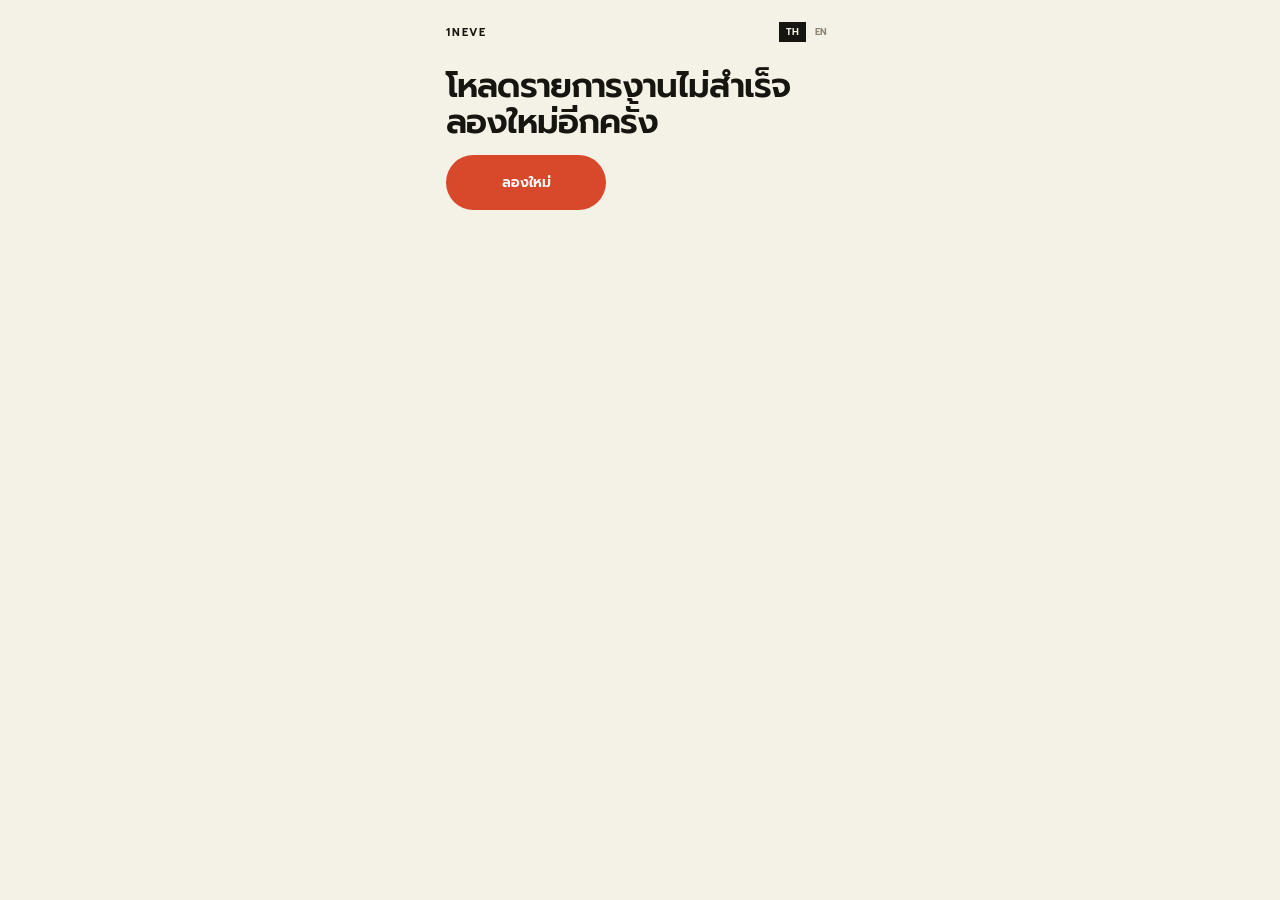
<file: customer/index.html>
<!DOCTYPE html>
<html lang="th">
<head>
<meta charset="utf-8">
<meta name="viewport" content="width=device-width, initial-scale=1">
<title>1neve — ลงทะเบียนเข้างาน</title>
<link rel="preconnect" href="https://fonts.googleapis.com">
<link rel="preconnect" href="https://fonts.gstatic.com" crossorigin>
<link href="https://fonts.googleapis.com/css2?family=Prompt:wght@300;400;500;600;700&display=swap" rel="stylesheet">
<link rel="stylesheet" href="./styles.css">
</head>
<body>
<div id="app"></div>
<script src="./vendor/qrcode.js"></script>
<script src="./qr.js"></script>
<script src="./config.js"></script>
<script src="./api.js"></script>
<script src="./app.js"></script>
</body>
</html>
</file>
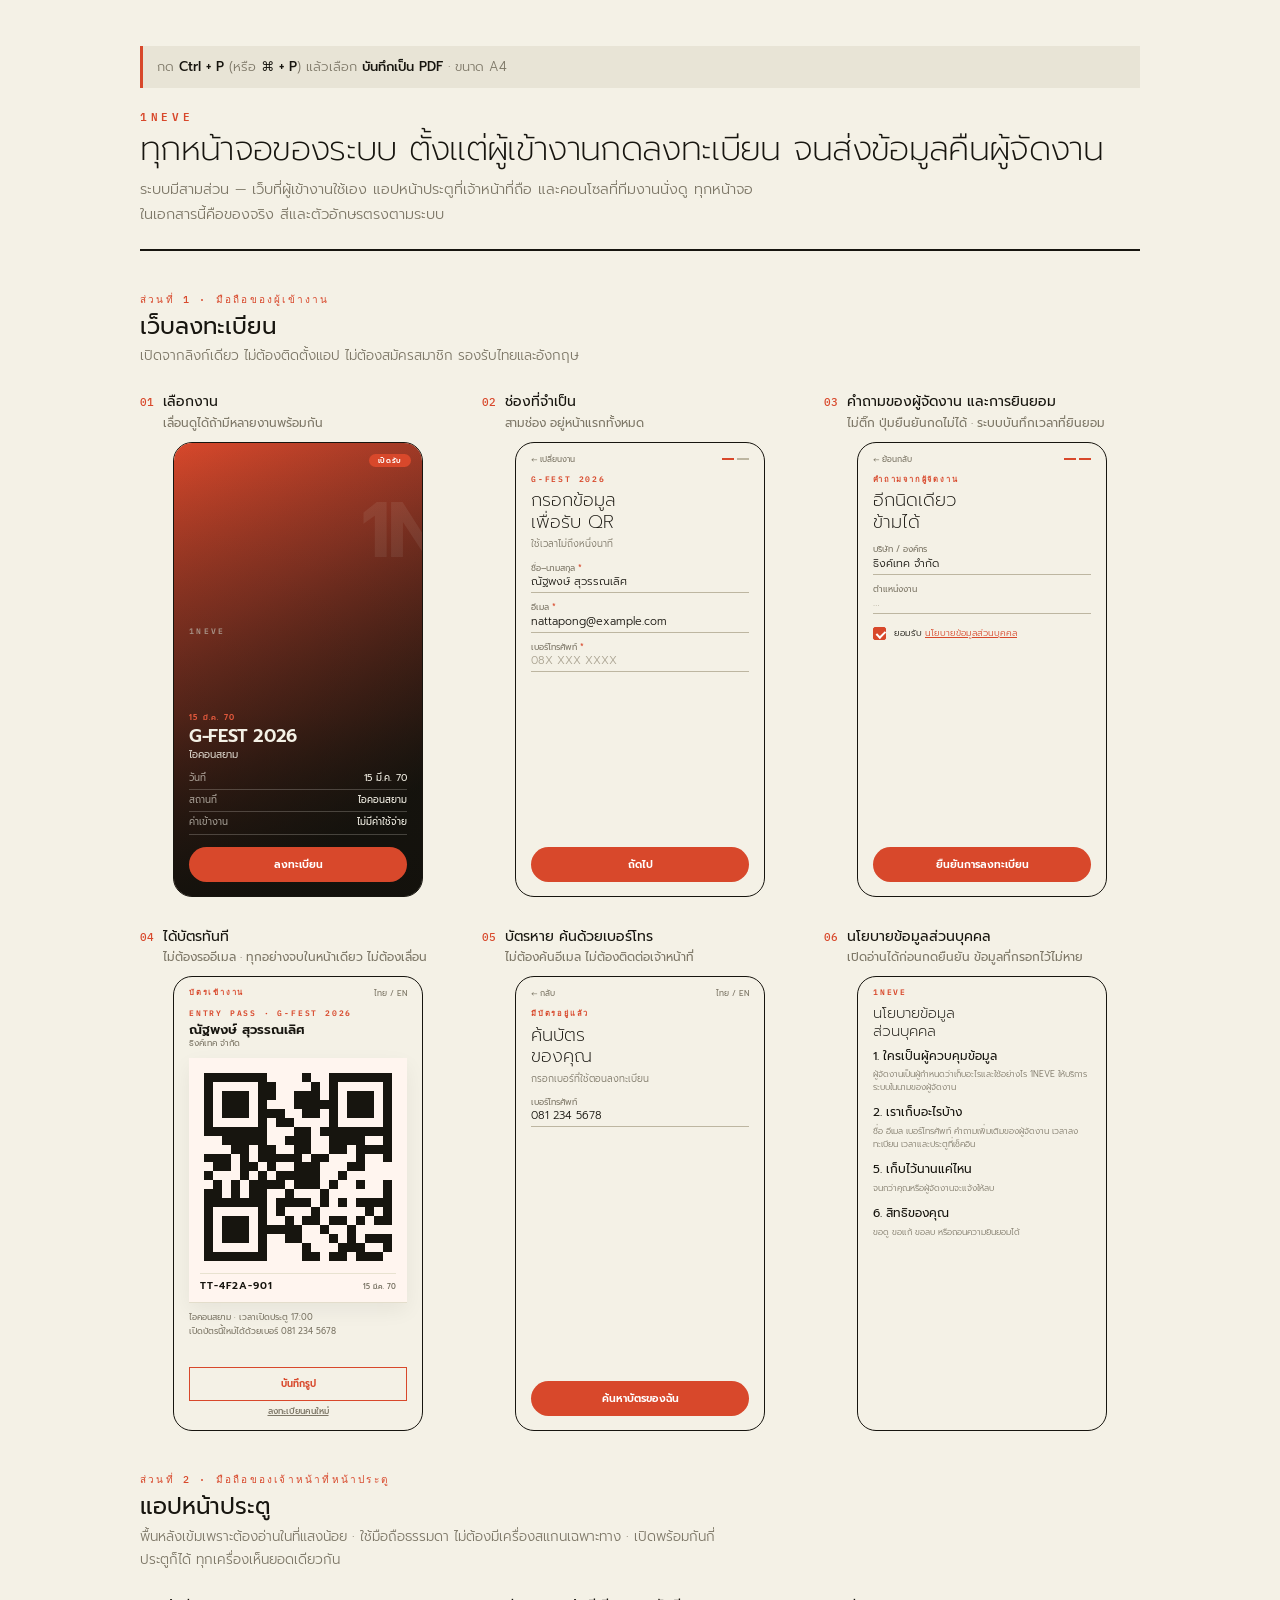
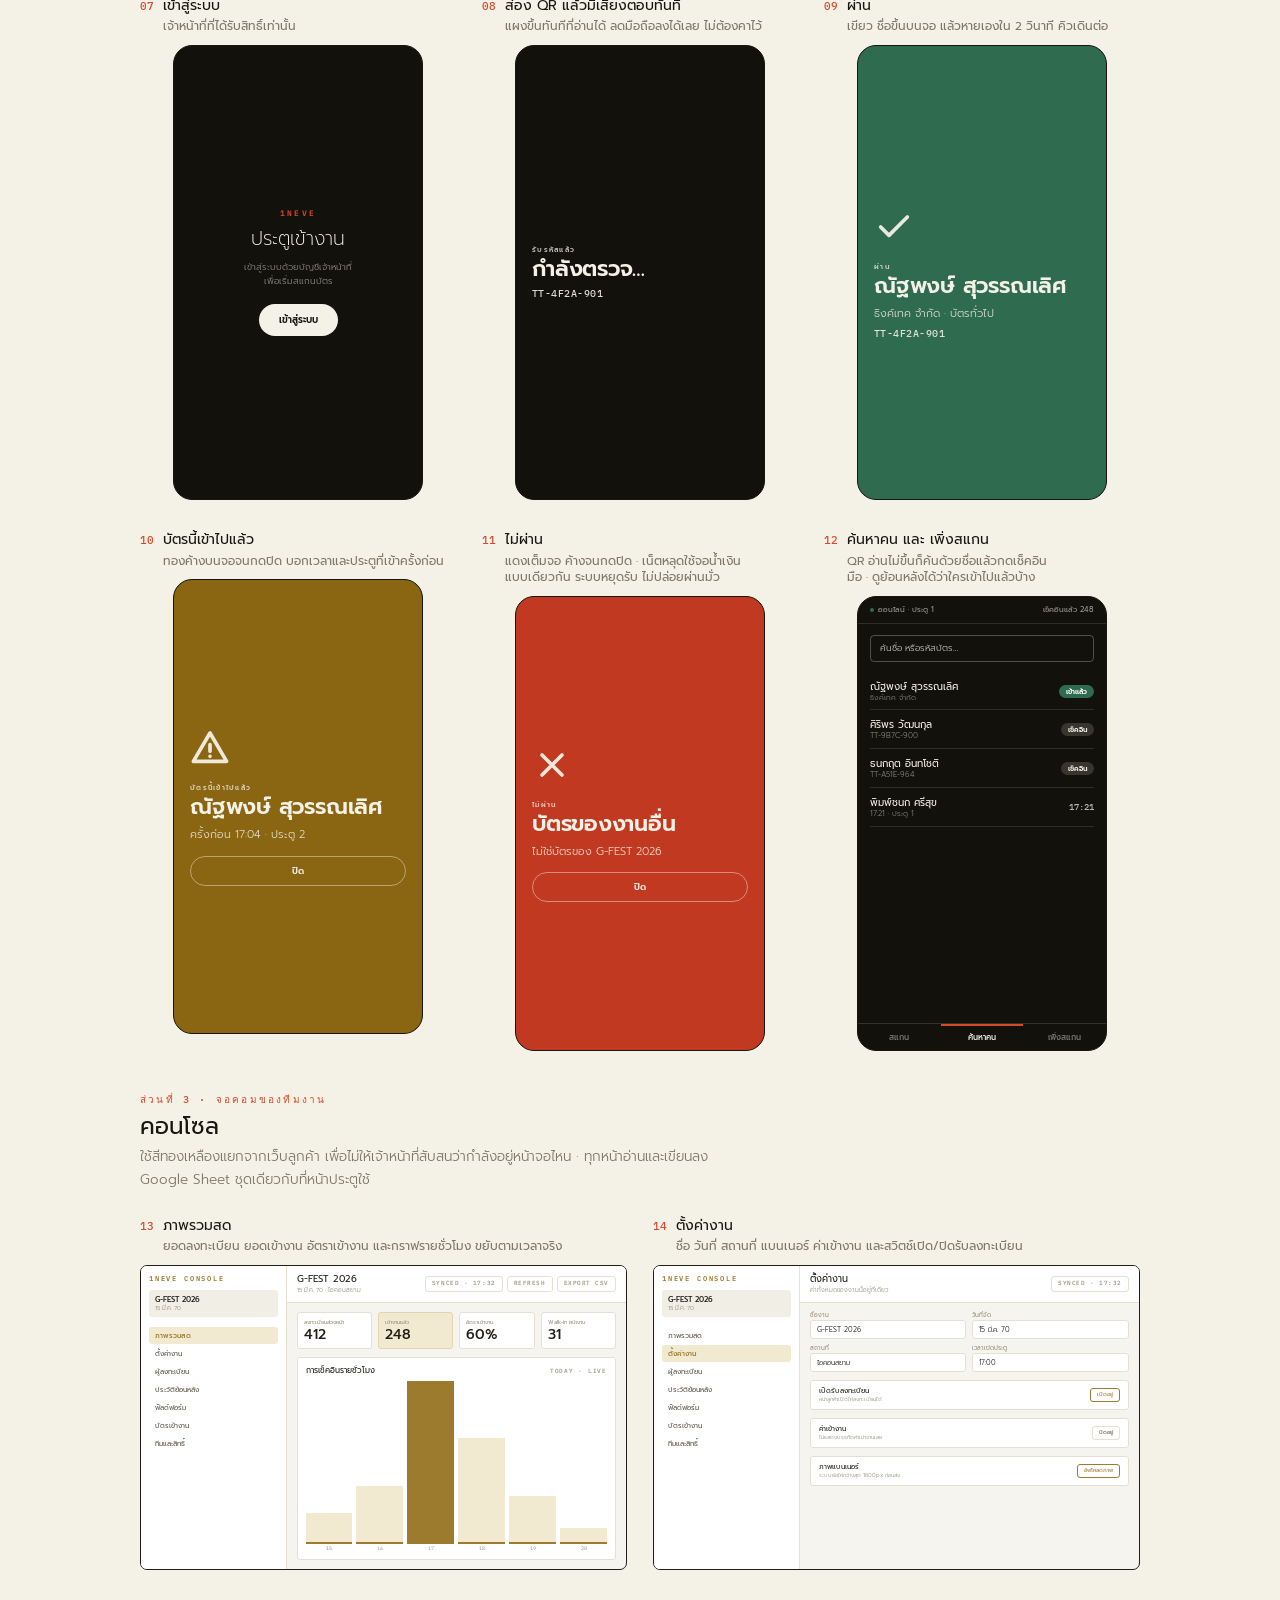
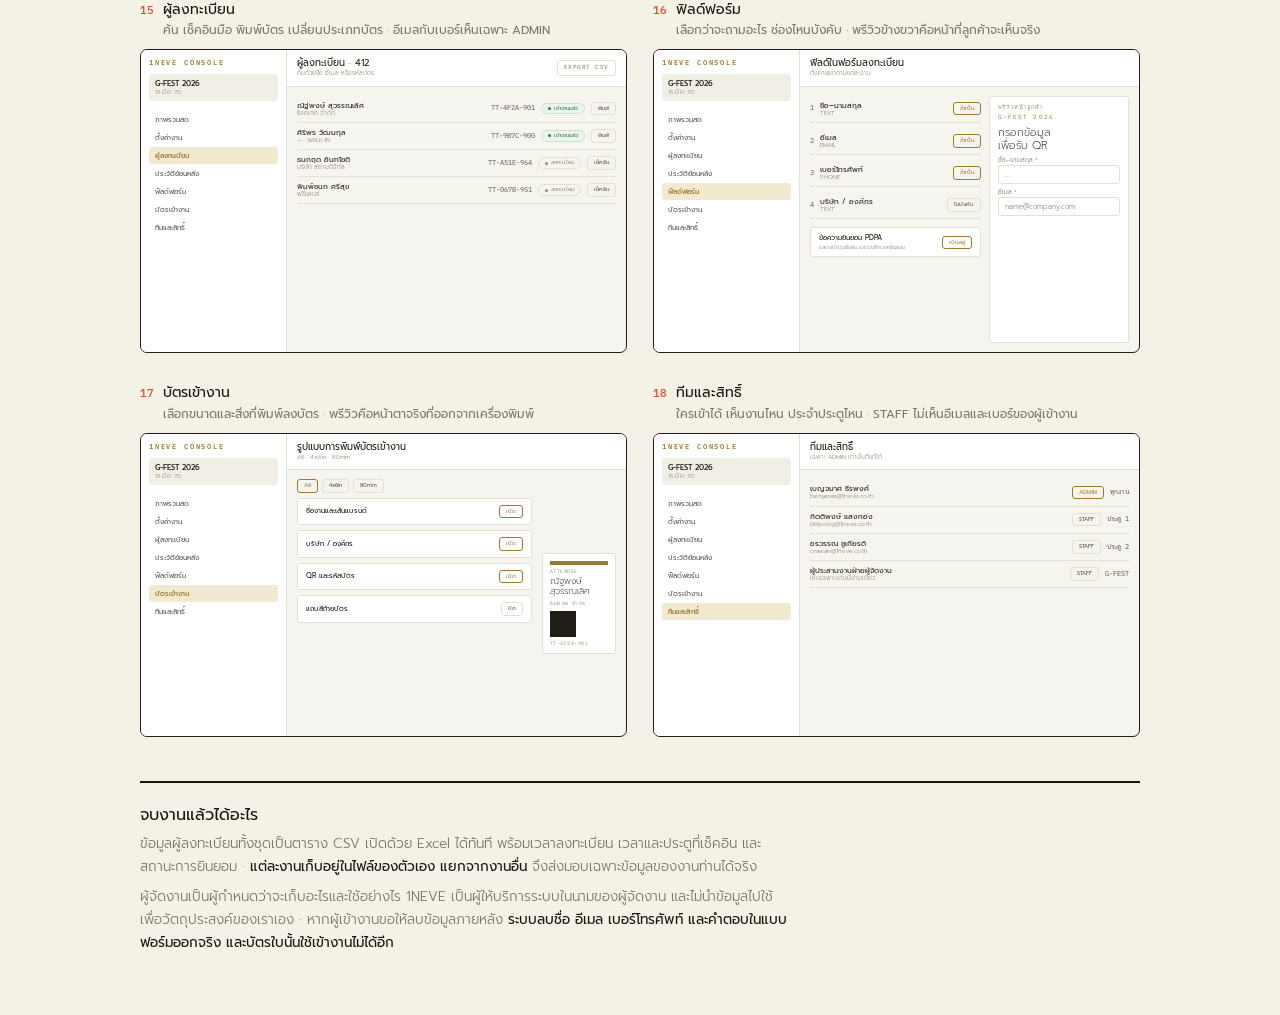
<file: customer/guide.html>
<!doctype html>
<html lang="th">
<head>
<meta charset="utf-8">
<meta name="viewport" content="width=device-width,initial-scale=1">
<meta name="robots" content="noindex">
<title>ขั้นตอนการใช้งาน 1NEVE</title>
<link rel="preconnect" href="https://fonts.googleapis.com">
<link rel="preconnect" href="https://fonts.gstatic.com" crossorigin>
<link rel="stylesheet" href="https://fonts.googleapis.com/css2?family=Prompt:wght@200;300;400;500;600&family=IBM+Plex+Mono:wght@400;500&display=swap">
<style>
/* Single-theme on purpose: this document is printed and handed to somebody.
   Three palettes appear because the system genuinely has three — the customer
   site is vermilion on paper, the console is brass on warm white, the door app
   is near-black because it is read in a dim room. Every value below is the
   real one from the product's own stylesheets, not an approximation. */
:root{
  --paper:#f4f1e6; --ink:#17150f; --accent:#d8482b; --muted:#7d7767;
  --rule:#ddd7c4; --well:#e8e4d6; --line:#bdb6a1;
  /* console */
  --c-bg:#f6f4ee; --c-surface:#fff; --c-sunken:#f1eee5; --c-ink:#211d17;
  --c-soft:#5c564a; --c-muted:#968f7e; --c-line:#e5e0d2; --c-accent:#9c7a2e;
  --c-accsoft:#f2e9d1; --c-ok:#3f7a4c; --c-okbg:#eaf6ec; --c-dup:#b3483c;
  /* gate */
  --g-well:#13110c; --ok:#2f6b4f; --dup:#8a6512; --no:#c13920; --blue:#2f4d8c;
}
*{box-sizing:border-box}
body{margin:0;background:var(--paper);color:var(--ink);
  font:300 15px/1.7 Prompt,system-ui,sans-serif;-webkit-font-smoothing:antialiased;padding:0 22px}
.sheet{max-width:1000px;margin:0 auto;padding-block:46px 60px}

.mast{display:flex;flex-direction:column;gap:9px;padding-bottom:22px;border-bottom:2px solid var(--ink)}
.brand{font:600 11px/1 "IBM Plex Mono",monospace;letter-spacing:.34em;color:var(--accent)}
h1{font:200 34px/1.14 Prompt,sans-serif;letter-spacing:-.02em;margin:0;text-wrap:balance}
.lede{margin:0;color:var(--muted);max-width:62ch;font-size:14.5px}

/* ---- section headers ---- */
.sec{margin-top:44px;break-after:avoid;page-break-after:avoid}
.sec-k{font:500 10px/1 "IBM Plex Mono",monospace;letter-spacing:.22em;color:var(--accent)}
.sec h2{font:400 23px/1.25 Prompt,sans-serif;margin:8px 0 4px}
.sec p{margin:0;color:var(--muted);font-size:13.5px;max-width:64ch}

.walk{display:grid;grid-template-columns:repeat(3,1fr);gap:30px 26px;margin-top:24px}
.walk.wide{grid-template-columns:repeat(2,1fr)}
@media (max-width:860px){.walk{grid-template-columns:repeat(2,1fr)}.walk.wide{grid-template-columns:1fr}}
@media (max-width:560px){.walk,.walk.wide{grid-template-columns:1fr}}
.step{display:flex;flex-direction:column;gap:10px;break-inside:avoid;page-break-inside:avoid}
.cap{display:flex;align-items:baseline;gap:9px}
.cap .n{font:500 11px/1 "IBM Plex Mono",monospace;color:var(--accent);flex:0 0 auto}
.cap .t{font:400 14px/1.4 Prompt,sans-serif;text-wrap:balance}
.cap .t em{font-style:normal;color:var(--muted);font-size:12px;display:block;margin-top:3px}

/* ---- phone frame ---- */
.phone{width:100%;max-width:250px;margin:0 auto;border:1.4px solid var(--ink);
  border-radius:19px;overflow:hidden;background:var(--paper);
  aspect-ratio:250/455;display:flex;flex-direction:column}
.phone.dark{background:var(--g-well)}

/* customer hero */
.hero{position:relative;flex:1;display:flex;flex-direction:column}
.hero-img{position:absolute;inset:0;background:linear-gradient(148deg,#d8482b 0%,#8e3524 34%,#17150f 82%)}
.hero-img .ghost{position:absolute;top:11%;right:-6%;font:600 78px/1 Prompt,sans-serif;
  letter-spacing:-.05em;color:rgba(244,241,230,.09)}
.hero-img .mk{position:absolute;top:41%;left:15px;font:600 7.5px/1 "IBM Plex Mono",monospace;
  letter-spacing:.3em;color:rgba(244,241,230,.7)}
.hero-scrim{position:absolute;inset:0;
  background:linear-gradient(to top,rgba(19,17,12,.9),rgba(19,17,12,.35) 40%,rgba(19,17,12,0))}
.hero-pill{position:absolute;top:11px;right:11px;padding:3px 9px;border-radius:99px;
  background:#d8482b;color:#fff;font:600 7px/1 Prompt,sans-serif;letter-spacing:.1em}
.hero-txt{position:relative;margin-top:auto;padding:0 15px 14px;color:#f4f1e6}
.k-date{font:600 7.5px/1 Prompt,sans-serif;letter-spacing:.16em;color:#e4593d}
.k-name{font:600 18px/1.12 Prompt,sans-serif;letter-spacing:-.02em;margin-top:4px}
.k-place{font:400 10px/1.4 Prompt,sans-serif;margin-top:2px;opacity:.85}
.facts{margin-top:10px;display:flex;flex-direction:column;gap:4px}
.fact{display:flex;justify-content:space-between;font:400 9.5px/1.4 Prompt,sans-serif;
  border-bottom:1px solid rgba(244,241,230,.22);padding-bottom:4px}
.fact .fk{opacity:.6}
.cta{margin-top:12px;border-radius:99px;text-align:center;padding:10px 0;
  font:600 10.5px Prompt,sans-serif;background:#d8482b;color:#fff}

/* customer screens */
.scr{flex:1;display:flex;flex-direction:column;padding:12px 15px 14px;min-height:0}
.topbar{display:flex;justify-content:space-between;align-items:center;
  font:400 8px/1 Prompt,sans-serif;color:var(--muted);margin-bottom:13px}
.ticks{display:flex;gap:3px}
.ticks i{width:12px;height:2px;background:var(--line);display:block}
.ticks i.on{background:var(--accent)}
.eyebrow{font:600 7.5px/1 "IBM Plex Mono",monospace;letter-spacing:.24em;color:var(--accent)}
.title{font:200 18px/1.2 Prompt,sans-serif;margin-top:7px}
.sub{font:300 9.5px/1.5 Prompt,sans-serif;color:var(--muted);margin-top:4px}
.fields{margin-top:13px;display:flex;flex-direction:column;gap:11px}
.ff{display:flex;flex-direction:column;gap:3px}
.ff-l{font:400 8.5px/1 Prompt,sans-serif;color:var(--muted)}
.ff-l b{color:var(--accent);font-weight:400}
.ff-i{border-bottom:1px solid var(--line);padding-bottom:5px;font:300 11px/1 Prompt,sans-serif}
.ff-i.ph{color:#a9a290}
.consent{display:flex;gap:8px;align-items:flex-start;margin-top:13px;font:300 9px/1.45 Prompt,sans-serif}
.box{flex:0 0 auto;width:13px;height:13px;border:1px solid var(--line);background:#fff;
  position:relative;border-radius:2px}
.box.on{background:var(--accent);border-color:var(--accent)}
.box.on::after{content:"";position:absolute;left:4px;top:1px;width:3.5px;height:7px;
  border:solid #fff;border-width:0 2px 2px 0;transform:rotate(45deg)}
.consent u{color:var(--accent);text-decoration-color:var(--accent)}
.nextbtn{margin-top:auto;border-radius:99px;text-align:center;padding:10px 0;
  font:600 10.5px Prompt,sans-serif;background:var(--accent);color:#fff}
.nextbtn.off{background:#ded8c6;color:#8a8474}
/* The card lifts to paper on the cream ground, or it disappears (ADR 0033). */
.passcard{background:#fff5ef;padding:11px;margin-top:9px;display:flex;flex-direction:column;gap:8px;
  box-shadow:0 1px 0 #e3ddcb,0 8px 20px rgba(23,21,15,.06)}
.passcard-bot{display:flex;justify-content:space-between;align-items:baseline;
  border-top:1px solid #e8e2d0;padding-top:7px}
.passdate{font:500 7px/1 Prompt,sans-serif;color:#6f6a5a}
.savebtn{margin-top:auto;border:1.2px solid var(--accent);color:var(--accent);text-align:center;
  padding:9px 0;font:600 9.5px Prompt,sans-serif}
.newreg{text-align:center;font:500 8.5px/1 Prompt,sans-serif;color:var(--muted);
  text-decoration:underline;margin-top:7px}
.qr{width:100%;aspect-ratio:1;background:#fff5ef;padding:4px;display:grid;
  grid-template-columns:repeat(21,1fr);grid-auto-rows:1fr}
.qr i{background:#17150f}.qr i.o{background:transparent}
.code{font:600 10px/1 Prompt,sans-serif;letter-spacing:.1em}
.passev{font:400 8.5px/1.6 Prompt,sans-serif;color:var(--muted);margin-top:9px;text-align:left}
.doc{flex:1;padding:12px 15px;overflow:hidden}
.doc h4{font:400 12px/1.3 Prompt,sans-serif;margin:11px 0 4px}
.doc h4:first-of-type{margin-top:9px}
.doc p{margin:0;font:300 8.5px/1.55 Prompt,sans-serif;color:var(--muted)}

/* gate */
.gate{flex:1;display:flex;flex-direction:column;position:relative;color:#f4f1e6;min-height:0}
.gate-bar{display:flex;justify-content:space-between;align-items:center;padding:9px 12px;
  font:400 7.5px/1 Prompt,sans-serif;color:rgba(244,241,230,.62);
  border-bottom:1px solid rgba(244,241,230,.12)}
.gate-bar .dot{display:inline-block;width:4px;height:4px;border-radius:99px;
  background:#2f6b4f;margin-right:4px}
.cam{flex:1;position:relative;background:repeating-linear-gradient(115deg,#1d1a13 0 2px,#16130d 2px 7px)}
.cam .frame{position:absolute;inset:20% 16%;border:2px solid rgba(244,241,230,.5);border-radius:5px}
/* The real .verdict is position:fixed inset:0 — it takes the whole screen,
   over the top bar and the tabs. Drawing it as a bottom strip undersold it. */
.panel{position:absolute;inset:0;z-index:5;padding:20px 16px;
  display:flex;flex-direction:column;justify-content:center;gap:4px}
.panel .mk{width:40px;height:40px;stroke:#f4f1e6;fill:none;stroke-width:2.2;
  stroke-linecap:round;stroke-linejoin:round;margin-bottom:12px;opacity:.95}
.p-kicker{font:600 7px/1 Prompt,sans-serif;letter-spacing:.18em;opacity:.75}
.p-main{font:600 22px/1.12 Prompt,sans-serif;letter-spacing:-.01em}
.p-sub{font:300 11px/1.45 Prompt,sans-serif;opacity:.85;margin-top:3px}
.p-code{font:500 9.5px/1 "IBM Plex Mono",monospace;letter-spacing:.05em;margin-top:3px;opacity:.9}
.p-neutral{background:#13110c}
.p-ok{background:var(--ok)}.p-dup{background:var(--dup)}.p-no{background:var(--no)}
.p-off{background:var(--blue)}
.p-btn{margin-top:9px;text-align:center;padding:7px 0;border:1px solid rgba(244,241,230,.45);
  font:600 9px Prompt,sans-serif;border-radius:99px}
.gtabs{display:flex;border-top:1px solid rgba(244,241,230,.14)}
.gtabs div{flex:1;text-align:center;padding:9px 0;font:500 8px/1 Prompt,sans-serif;
  color:rgba(244,241,230,.45)}
.gtabs div.on{color:#f4f1e6;box-shadow:inset 0 2px 0 #d8482b}
.glist{flex:1;padding:11px 12px;display:flex;flex-direction:column;gap:8px;min-height:0}
.grow{display:flex;justify-content:space-between;align-items:center;gap:8px;
  padding-bottom:7px;border-bottom:1px solid rgba(244,241,230,.12)}
.grow .gn{font:400 10px/1.3 Prompt,sans-serif}
.grow .gs{font:300 7.5px/1.3 Prompt,sans-serif;color:rgba(244,241,230,.5)}
.grow .gt{font:500 8.5px/1 "IBM Plex Mono",monospace;color:rgba(244,241,230,.75);flex:0 0 auto}
.gpill{font:600 7px/1 Prompt,sans-serif;padding:3px 7px;border-radius:99px;flex:0 0 auto}
.gsearch{margin:0 0 10px;border:1px solid rgba(244,241,230,.28);border-radius:4px;
  padding:8px 9px;font:300 9px/1 Prompt,sans-serif;color:rgba(244,241,230,.8)}
.gsign{flex:1;display:flex;flex-direction:column;align-items:center;justify-content:center;
  gap:11px;padding:22px;text-align:center;color:#f4f1e6}
.gsign .gb{font:600 8px/1 "IBM Plex Mono",monospace;letter-spacing:.3em;color:#d8482b}
.gsign .gh{font:200 19px/1.2 Prompt,sans-serif}
.gsign .gp{font:300 9px/1.5 Prompt,sans-serif;color:rgba(244,241,230,.55)}
.gsign .gbtn{margin-top:5px;padding:9px 20px;border-radius:99px;background:#f4f1e6;
  color:#17150f;font:600 9.5px Prompt,sans-serif}

/* ---- console (a desk screen, not a phone) ---- */
.laptop{width:100%;border:1.4px solid var(--c-ink);border-radius:7px;overflow:hidden;
  background:var(--c-bg);aspect-ratio:16/10;display:flex;font-family:Prompt,sans-serif}
.cside{width:30%;background:var(--c-surface);border-right:1px solid var(--c-line);
  padding:9px 8px;display:flex;flex-direction:column;gap:8px;min-width:0}
.cbrand{font:600 7px/1 "IBM Plex Mono",monospace;letter-spacing:.26em;color:var(--c-accent)}
.cev{background:var(--c-sunken);padding:5px 6px;border-radius:3px}
.cev .cn{font:500 7.5px/1.2 Prompt,sans-serif;color:var(--c-ink)}
.cev .cm{font:300 6px/1.2 Prompt,sans-serif;color:var(--c-muted);margin-top:1px}
.cnav{display:flex;flex-direction:column;gap:1px;margin-top:2px}
.cnav div{font:400 7px/1 Prompt,sans-serif;color:var(--c-soft);padding:5px 6px;border-radius:3px}
.cnav div.on{background:var(--c-accsoft);color:var(--c-accent);font-weight:500}
.cmain{flex:1;display:flex;flex-direction:column;min-width:0}
.ctop{display:flex;justify-content:space-between;align-items:center;padding:8px 10px;
  border-bottom:1px solid var(--c-line);background:var(--c-surface)}
.ctop .ct{font:400 9.5px/1.2 Prompt,sans-serif;color:var(--c-ink)}
.ctop .cs{font:300 6px/1.2 Prompt,sans-serif;color:var(--c-muted);margin-top:1px}
.cchips{display:flex;gap:4px;align-items:center}
.cchip{font:500 5.5px/1 "IBM Plex Mono",monospace;letter-spacing:.1em;color:var(--c-muted);
  border:1px solid var(--c-line);padding:4px 6px;border-radius:3px;white-space:nowrap}
.cbody{flex:1;padding:9px 10px;display:flex;flex-direction:column;gap:8px;min-height:0;overflow:hidden}
.cstats{display:grid;grid-template-columns:repeat(4,1fr);gap:6px}
.cstat{background:var(--c-surface);border:1px solid var(--c-line);border-radius:3px;padding:6px}
.cstat.gold{background:var(--c-accsoft);border-color:#e3d6ae}
.cstat .sl{font:400 5.5px/1.2 Prompt,sans-serif;color:var(--c-muted)}
.cstat .sv{font:500 14px/1 Prompt,sans-serif;color:var(--c-ink);margin-top:3px}
.cpanel{background:var(--c-surface);border:1px solid var(--c-line);border-radius:3px;
  padding:8px;flex:1;min-height:0;display:flex;flex-direction:column;gap:6px}
.cph{display:flex;justify-content:space-between;align-items:baseline}
.cph .pt{font:400 8px/1 Prompt,sans-serif;color:var(--c-ink)}
.cph .pk{font:500 5.5px/1 "IBM Plex Mono",monospace;letter-spacing:.14em;color:var(--c-muted)}
.bars{display:flex;align-items:flex-end;gap:4px;flex:1;min-height:0}
.bars .bc{flex:1;display:flex;flex-direction:column;justify-content:flex-end;
  align-items:center;gap:2px;height:100%}
.bars .bf{width:100%;background:var(--c-accsoft);border-bottom:2px solid var(--c-accent)}
.bars .bf.peak{background:var(--c-accent)}
.bars .bh{font:400 5px/1 "IBM Plex Mono",monospace;color:var(--c-muted)}
.ctable{display:flex;flex-direction:column;gap:0;flex:1;min-height:0}
.ctr{display:flex;align-items:center;gap:6px;padding:5px 0;border-bottom:1px solid var(--c-line)}
.ctr .cgrow{flex:1;min-width:0}
.ctr .nm{font:400 7.5px/1.2 Prompt,sans-serif;color:var(--c-ink);white-space:nowrap;overflow:hidden;text-overflow:ellipsis}
.ctr .sb{font:300 6px/1.2 Prompt,sans-serif;color:var(--c-muted)}
.ctr .mn{font:400 6.5px/1 "IBM Plex Mono",monospace;color:var(--c-soft);flex:0 0 auto}
.tag{display:inline-flex;align-items:center;gap:3px;border:1px solid var(--c-line);
  border-radius:99px;padding:2px 6px;font:400 5.5px/1 Prompt,sans-serif;color:var(--c-muted)}
.tag.in{background:var(--c-okbg);border-color:#c8e4cd;color:var(--c-ok)}
.tag i{width:3px;height:3px;border-radius:99px;background:currentColor;display:block}
.cbtn{border:1px solid var(--c-line);border-radius:3px;padding:3px 6px;
  font:400 5.5px/1 Prompt,sans-serif;color:var(--c-soft);flex:0 0 auto}
.cbtn.gold{border-color:var(--c-accent);color:var(--c-accent)}
.cfield{display:flex;flex-direction:column;gap:2px}
.cfield .fl{font:400 6px/1 Prompt,sans-serif;color:var(--c-muted)}
.cfield .fi{border:1px solid var(--c-line);background:var(--c-surface);border-radius:3px;
  padding:5px 6px;font:300 7px/1 Prompt,sans-serif;color:var(--c-ink)}
.crow2{display:grid;grid-template-columns:1fr 1fr;gap:6px}
.cswitch{display:flex;justify-content:space-between;align-items:center;
  background:var(--c-surface);border:1px solid var(--c-line);border-radius:3px;padding:6px 8px}
.cswitch .sw-l{font:400 7px/1.2 Prompt,sans-serif;color:var(--c-ink)}
.cswitch .sw-s{font:300 5.5px/1.2 Prompt,sans-serif;color:var(--c-muted);margin-top:1px}
.badgeprev{background:#fff;border:1px solid var(--c-line);border-radius:2px;
  padding:7px;display:flex;flex-direction:column;gap:4px;width:74px}
.badgeprev .bp-top{height:4px;background:var(--c-accent)}
.badgeprev .bp-n{font:200 9px/1.1 Prompt,sans-serif;color:var(--c-ink)}
.badgeprev .bp-l{font:400 4.5px/1 "IBM Plex Mono",monospace;color:var(--c-muted);letter-spacing:.1em}
.badgeprev .bp-q{width:26px;height:26px;background:#211d17;margin-top:2px}

.close{margin-top:44px;padding-top:22px;border-top:2px solid var(--ink);
  display:flex;flex-direction:column;gap:7px;break-inside:avoid;page-break-inside:avoid}
.close h2{font:400 16px/1.3 Prompt,sans-serif;margin:0}
.close p{margin:0;color:var(--muted);max-width:72ch;font-size:13.5px}
.close strong{color:var(--ink);font-weight:400}

@page{size:A4;margin:13mm 12mm}
@media print{
  body{background:#fff;padding:0;font-size:10pt}
  .sheet{max-width:none;padding-block:0}
  h1{font-size:24pt}
  .sec{margin-top:26px}
  .walk{gap:20px 18px}
  *{-webkit-print-color-adjust:exact;print-color-adjust:exact}
}
@media (prefers-reduced-motion:reduce){*{animation:none!important;transition:none!important}}
</style>
<style>
html,body{margin:0}img{max-width:100%}
.printhint{max-width:1000px;margin:0 auto 22px;padding:11px 14px;background:var(--well);
  border-left:3px solid var(--accent);font:300 13px/1.5 Prompt,system-ui,sans-serif;color:var(--muted)}
.printhint b{color:var(--ink);font-weight:500}
@media print{.printhint{display:none}}
</style>
</head>
<body>
<div class="sheet">
<div class="printhint">กด <b>Ctrl + P</b> (หรือ <b>⌘ + P</b>) แล้วเลือก <b>บันทึกเป็น PDF</b> · ขนาด A4</div>

  <header class="mast">
    <div class="brand">1NEVE</div>
    <h1>ทุกหน้าจอของระบบ ตั้งแต่ผู้เข้างานกดลงทะเบียน จนส่งข้อมูลคืนผู้จัดงาน</h1>
    <p class="lede">ระบบมีสามส่วน — เว็บที่ผู้เข้างานใช้เอง แอปหน้าประตูที่เจ้าหน้าที่ถือ
      และคอนโซลที่ทีมงานนั่งดู ทุกหน้าจอในเอกสารนี้คือของจริง สีและตัวอักษรตรงตามระบบ</p>
  </header>

  <!-- ============ 1. CUSTOMER ============ -->
  <div class="sec">
    <div class="sec-k">ส่วนที่ 1 · มือถือของผู้เข้างาน</div>
    <h2>เว็บลงทะเบียน</h2>
    <p>เปิดจากลิงก์เดียว ไม่ต้องติดตั้งแอป ไม่ต้องสมัครสมาชิก รองรับไทยและอังกฤษ</p>
  </div>

  <div class="walk">

    <div class="step">
      <div class="cap"><span class="n">01</span><span class="t">เลือกงาน
        <em>เลื่อนดูได้ถ้ามีหลายงานพร้อมกัน</em></span></div>
      <div class="phone"><div class="hero">
        <div class="hero-img"><span class="ghost">1N</span><span class="mk">1NEVE</span></div>
        <div class="hero-scrim"></div><div class="hero-pill">เปิดรับ</div>
        <div class="hero-txt">
          <div class="k-date">15 มี.ค. 70</div>
          <div class="k-name">G-FEST 2026</div>
          <div class="k-place">ไอคอนสยาม</div>
          <div class="facts">
            <div class="fact"><span class="fk">วันที่</span><span>15 มี.ค. 70</span></div>
            <div class="fact"><span class="fk">สถานที่</span><span>ไอคอนสยาม</span></div>
            <div class="fact"><span class="fk">ค่าเข้างาน</span><span>ไม่มีค่าใช้จ่าย</span></div>
          </div>
          <div class="cta">ลงทะเบียน</div>
        </div>
      </div></div>
    </div>

    <div class="step">
      <div class="cap"><span class="n">02</span><span class="t">ช่องที่จำเป็น
        <em>สามช่อง อยู่หน้าแรกทั้งหมด</em></span></div>
      <div class="phone"><div class="scr">
        <div class="topbar"><span>← เปลี่ยนงาน</span><span class="ticks"><i class="on"></i><i></i></span></div>
        <div class="eyebrow">G-FEST 2026</div>
        <div class="title">กรอกข้อมูล<br>เพื่อรับ QR</div>
        <div class="sub">ใช้เวลาไม่ถึงหนึ่งนาที</div>
        <div class="fields">
          <div class="ff"><div class="ff-l">ชื่อ–นามสกุล <b>*</b></div><div class="ff-i">ณัฐพงษ์ สุวรรณเลิศ</div></div>
          <div class="ff"><div class="ff-l">อีเมล <b>*</b></div><div class="ff-i">nattapong@example.com</div></div>
          <div class="ff"><div class="ff-l">เบอร์โทรศัพท์ <b>*</b></div><div class="ff-i ph">08X XXX XXXX</div></div>
        </div>
        <div class="nextbtn">ถัดไป</div>
      </div></div>
    </div>

    <div class="step">
      <div class="cap"><span class="n">03</span><span class="t">คำถามของผู้จัดงาน และการยินยอม
        <em>ไม่ติ๊ก ปุ่มยืนยันกดไม่ได้ · ระบบบันทึกเวลาที่ยินยอม</em></span></div>
      <div class="phone"><div class="scr">
        <div class="topbar"><span>← ย้อนกลับ</span><span class="ticks"><i class="on"></i><i class="on"></i></span></div>
        <div class="eyebrow">คำถามจากผู้จัดงาน</div>
        <div class="title">อีกนิดเดียว<br>ข้ามได้</div>
        <div class="fields">
          <div class="ff"><div class="ff-l">บริษัท / องค์กร</div><div class="ff-i">ธิงค์เทค จำกัด</div></div>
          <div class="ff"><div class="ff-l">ตำแหน่งงาน</div><div class="ff-i ph">…</div></div>
        </div>
        <div class="consent"><span class="box on"></span><span>ยอมรับ <u>นโยบายข้อมูลส่วนบุคคล</u></span></div>
        <div class="nextbtn">ยืนยันการลงทะเบียน</div>
      </div></div>
    </div>

    <div class="step">
      <div class="cap"><span class="n">04</span><span class="t">ได้บัตรทันที
        <em>ไม่ต้องรออีเมล · ทุกอย่างจบในหน้าเดียว ไม่ต้องเลื่อน</em></span></div>
      <div class="phone"><div class="scr">
        <div class="topbar"><span class="eyebrow">บัตรเข้างาน</span><span>ไทย / EN</span></div>
        <div class="eyebrow">ENTRY PASS · G-FEST 2026</div>
        <div style="font:600 13px/1.15 Prompt,sans-serif;margin-top:5px">ณัฐพงษ์ สุวรรณเลิศ</div>
        <div style="font:400 8.5px/1 Prompt,sans-serif;color:var(--muted);margin-top:3px">ธิงค์เทค จำกัด</div>
        <div class="passcard">
          <div class="qr" id="qr"></div>
          <div class="passcard-bot"><span class="code">TT-4F2A-901</span><span class="passdate">15 มี.ค. 70</span></div>
        </div>
        <div class="passev">ไอคอนสยาม · เวลาเปิดประตู 17:00<br>เปิดบัตรนี้ใหม่ได้ด้วยเบอร์ 081 234 5678</div>
        <div class="savebtn">บันทึกรูป</div>
        <div class="newreg">ลงทะเบียนคนใหม่</div>
      </div></div>
    </div>

    <div class="step">
      <div class="cap"><span class="n">05</span><span class="t">บัตรหาย ค้นด้วยเบอร์โทร
        <em>ไม่ต้องค้นอีเมล ไม่ต้องติดต่อเจ้าหน้าที่</em></span></div>
      <div class="phone"><div class="scr">
        <div class="topbar"><span>← กลับ</span><span>ไทย / EN</span></div>
        <div class="eyebrow">มีบัตรอยู่แล้ว</div>
        <div class="title">ค้นบัตร<br>ของคุณ</div>
        <div class="sub">กรอกเบอร์ที่ใช้ตอนลงทะเบียน</div>
        <div class="fields">
          <div class="ff"><div class="ff-l">เบอร์โทรศัพท์</div><div class="ff-i">081 234 5678</div></div>
        </div>
        <div class="nextbtn">ค้นหาบัตรของฉัน</div>
      </div></div>
    </div>

    <div class="step">
      <div class="cap"><span class="n">06</span><span class="t">นโยบายข้อมูลส่วนบุคคล
        <em>เปิดอ่านได้ก่อนกดยืนยัน ข้อมูลที่กรอกไว้ไม่หาย</em></span></div>
      <div class="phone"><div class="doc">
        <div class="eyebrow">1NEVE</div>
        <div class="title" style="font-size:15px">นโยบายข้อมูล<br>ส่วนบุคคล</div>
        <h4>1. ใครเป็นผู้ควบคุมข้อมูล</h4>
        <p>ผู้จัดงานเป็นผู้กำหนดว่าเก็บอะไรและใช้อย่างไร 1NEVE ให้บริการระบบในนามของผู้จัดงาน</p>
        <h4>2. เราเก็บอะไรบ้าง</h4>
        <p>ชื่อ อีเมล เบอร์โทรศัพท์ คำถามเพิ่มเติมของผู้จัดงาน เวลาลงทะเบียน เวลาและประตูที่เช็คอิน</p>
        <h4>5. เก็บไว้นานแค่ไหน</h4>
        <p>จนกว่าคุณหรือผู้จัดงานจะแจ้งให้ลบ</p>
        <h4>6. สิทธิของคุณ</h4>
        <p>ขอดู ขอแก้ ขอลบ หรือถอนความยินยอมได้</p>
      </div></div>
    </div>

  </div>

  <!-- ============ 2. GATE ============ -->
  <div class="sec">
    <div class="sec-k">ส่วนที่ 2 · มือถือของเจ้าหน้าที่หน้าประตู</div>
    <h2>แอปหน้าประตู</h2>
    <p>พื้นหลังเข้มเพราะต้องอ่านในที่แสงน้อย · ใช้มือถือธรรมดา ไม่ต้องมีเครื่องสแกนเฉพาะทาง
      · เปิดพร้อมกันกี่ประตูก็ได้ ทุกเครื่องเห็นยอดเดียวกัน</p>
  </div>

  <div class="walk">

    <div class="step">
      <div class="cap"><span class="n">07</span><span class="t">เข้าสู่ระบบ
        <em>เจ้าหน้าที่ที่ได้รับสิทธิ์เท่านั้น</em></span></div>
      <div class="phone dark"><div class="gate"><div class="gsign">
        <div class="gb">1NEVE</div>
        <div class="gh">ประตูเข้างาน</div>
        <div class="gp">เข้าสู่ระบบด้วยบัญชีเจ้าหน้าที่<br>เพื่อเริ่มสแกนบัตร</div>
        <div class="gbtn">เข้าสู่ระบบ</div>
      </div></div></div>
    </div>

    <div class="step">
      <div class="cap"><span class="n">08</span><span class="t">ส่อง QR แล้วมีเสียงตอบทันที
        <em>แผงขึ้นทันทีที่อ่านได้ ลดมือถือลงได้เลย ไม่ต้องคาไว้</em></span></div>
      <div class="phone dark"><div class="gate">
        <div class="gate-bar"><span><span class="dot"></span>ออนไลน์ · ประตู 1</span><span>G-FEST 2026</span></div>
        <div class="cam"><div class="frame"></div></div>
        <div class="gtabs"><div class="on">สแกน</div><div>ค้นหาคน</div><div>เพิ่งสแกน</div></div>
          <div class="panel p-neutral">
            <div class="p-kicker">รับรหัสแล้ว</div>
            <div class="p-main">กำลังตรวจ…</div>
            <div class="p-code">TT-4F2A-901</div>
          </div>
      </div></div>
    </div>

    <div class="step">
      <div class="cap"><span class="n">09</span><span class="t">ผ่าน
        <em>เขียว ชื่อขึ้นบนจอ แล้วหายเองใน 2 วินาที คิวเดินต่อ</em></span></div>
      <div class="phone dark"><div class="gate">
        <div class="gate-bar"><span><span class="dot"></span>ออนไลน์ · ประตู 1</span><span>เช็คอินแล้ว 248</span></div>
        <div class="cam"><div class="frame"></div></div>
        <div class="gtabs"><div class="on">สแกน</div><div>ค้นหาคน</div><div>เพิ่งสแกน</div></div>
          <div class="panel p-ok">
            <svg class="mk" viewBox="0 0 24 24"><path d="M20 6 9 17l-5-5"/></svg>
            <div class="p-kicker">ผ่าน</div>
            <div class="p-main">ณัฐพงษ์ สุวรรณเลิศ</div>
            <div class="p-sub">ธิงค์เทค จำกัด · บัตรทั่วไป</div>
            <div class="p-code">TT-4F2A-901</div>
          </div>
      </div></div>
    </div>

    <div class="step">
      <div class="cap"><span class="n">10</span><span class="t">บัตรนี้เข้าไปแล้ว
        <em>ทองค้างบนจอจนกดปิด บอกเวลาและประตูที่เข้าครั้งก่อน</em></span></div>
      <div class="phone dark"><div class="gate">
        <div class="gate-bar"><span><span class="dot"></span>ออนไลน์ · ประตู 1</span><span>เช็คอินแล้ว 248</span></div>
        <div class="cam"><div class="frame"></div></div>
        <div class="gtabs"><div class="on">สแกน</div><div>ค้นหาคน</div><div>เพิ่งสแกน</div></div>
          <div class="panel p-dup">
            <svg class="mk" viewBox="0 0 24 24"><path d="M12 3 2 20h20L12 3z"/><path d="M12 10v4M12 17h.01"/></svg>
            <div class="p-kicker">บัตรนี้เข้าไปแล้ว</div>
            <div class="p-main">ณัฐพงษ์ สุวรรณเลิศ</div>
            <div class="p-sub">ครั้งก่อน 17:04 · ประตู 2</div>
            <div class="p-btn">ปิด</div>
          </div>
      </div></div>
    </div>

    <div class="step">
      <div class="cap"><span class="n">11</span><span class="t">ไม่ผ่าน
        <em>แดงเต็มจอ ค้างจนกดปิด · เน็ตหลุดใช้จอน้ำเงินแบบเดียวกัน ระบบหยุดรับ ไม่ปล่อยผ่านมั่ว</em></span></div>
      <div class="phone dark"><div class="gate">
        <div class="gate-bar"><span><span class="dot" style="background:#c13920"></span>ประตู 1</span><span>G-FEST 2026</span></div>
        <div class="cam"><div class="frame"></div></div>
        <div class="panel p-no">
          <svg class="mk" viewBox="0 0 24 24"><path d="M18 6 6 18M6 6l12 12"/></svg>
          <div class="p-kicker">ไม่ผ่าน</div>
          <div class="p-main">บัตรของงานอื่น</div>
          <div class="p-sub">ไม่ใช่บัตรของ G-FEST 2026</div>
          <div class="p-btn">ปิด</div>
        </div>
      </div></div>
    </div>

    <div class="step">
      <div class="cap"><span class="n">12</span><span class="t">ค้นหาคน และ เพิ่งสแกน
        <em>QR อ่านไม่ขึ้นก็ค้นด้วยชื่อแล้วกดเช็คอินมือ · ดูย้อนหลังได้ว่าใครเข้าไปแล้วบ้าง</em></span></div>
      <div class="phone dark"><div class="gate">
        <div class="gate-bar"><span><span class="dot"></span>ออนไลน์ · ประตู 1</span><span>เช็คอินแล้ว 248</span></div>
        <div class="glist">
          <div class="gsearch">ค้นชื่อ หรือรหัสบัตร…</div>
          <div class="grow"><div><div class="gn">ณัฐพงษ์ สุวรรณเลิศ</div>
            <div class="gs">ธิงค์เทค จำกัด</div></div>
            <div class="gpill" style="background:#2f6b4f;color:#fff">เข้าแล้ว</div></div>
          <div class="grow"><div><div class="gn">ศิริพร วัฒนกุล</div>
            <div class="gs">TT-9B7C-900</div></div>
            <div class="gpill" style="background:rgba(244,241,230,.16);color:#f4f1e6">เช็คอิน</div></div>
          <div class="grow"><div><div class="gn">ธนกฤต อินทโชติ</div>
            <div class="gs">TT-A51E-964</div></div>
            <div class="gpill" style="background:rgba(244,241,230,.16);color:#f4f1e6">เช็คอิน</div></div>
          <div class="grow"><div><div class="gn">พิมพ์ชนก ศรีสุข</div>
            <div class="gs">17:21 · ประตู 1</div></div><div class="gt">17:21</div></div>
        </div>
        <div class="gtabs"><div>สแกน</div><div class="on">ค้นหาคน</div><div>เพิ่งสแกน</div></div>
      </div></div>
    </div>

  </div>

  <!-- ============ 3. CONSOLE ============ -->
  <div class="sec">
    <div class="sec-k">ส่วนที่ 3 · จอคอมของทีมงาน</div>
    <h2>คอนโซล</h2>
    <p>ใช้สีทองเหลืองแยกจากเว็บลูกค้า เพื่อไม่ให้เจ้าหน้าที่สับสนว่ากำลังอยู่หน้าจอไหน
      · ทุกหน้าอ่านและเขียนลง Google Sheet ชุดเดียวกับที่หน้าประตูใช้</p>
  </div>

  <div class="walk wide">

    <div class="step">
      <div class="cap"><span class="n">13</span><span class="t">ภาพรวมสด
        <em>ยอดลงทะเบียน ยอดเข้างาน อัตราเข้างาน และกราฟรายชั่วโมง ขยับตามเวลาจริง</em></span></div>
      <div class="laptop">
        <div class="cside">
          <div class="cbrand">1NEVE CONSOLE</div>
          <div class="cev"><div class="cn">G-FEST 2026</div><div class="cm">15 มี.ค. 70</div></div>
          <div class="cnav"><div class="on">ภาพรวมสด</div><div>ตั้งค่างาน</div><div>ผู้ลงทะเบียน</div>
            <div>ประวัติย้อนหลัง</div><div>ฟิลด์ฟอร์ม</div><div>บัตรเข้างาน</div><div>ทีมและสิทธิ์</div></div>
        </div>
        <div class="cmain">
          <div class="ctop"><div><div class="ct">G-FEST 2026</div><div class="cs">15 มี.ค. 70 · ไอคอนสยาม</div></div>
            <div class="cchips"><span class="cchip">SYNCED · 17:32</span><span class="cchip">REFRESH</span><span class="cchip">EXPORT CSV</span></div></div>
          <div class="cbody">
            <div class="cstats">
              <div class="cstat"><div class="sl">ลงทะเบียนล่วงหน้า</div><div class="sv">412</div></div>
              <div class="cstat gold"><div class="sl">เข้างานแล้ว</div><div class="sv">248</div></div>
              <div class="cstat"><div class="sl">อัตราเข้างาน</div><div class="sv">60%</div></div>
              <div class="cstat"><div class="sl">Walk-in หน้างาน</div><div class="sv">31</div></div>
            </div>
            <div class="cpanel">
              <div class="cph"><span class="pt">การเช็คอินรายชั่วโมง</span><span class="pk">TODAY · LIVE</span></div>
              <div class="bars">
                <div class="bc"><div class="bf" style="height:18%"></div><div class="bh">15</div></div>
                <div class="bc"><div class="bf" style="height:34%"></div><div class="bh">16</div></div>
                <div class="bc"><div class="bf peak" style="height:100%"></div><div class="bh">17</div></div>
                <div class="bc"><div class="bf" style="height:62%"></div><div class="bh">18</div></div>
                <div class="bc"><div class="bf" style="height:28%"></div><div class="bh">19</div></div>
                <div class="bc"><div class="bf" style="height:9%"></div><div class="bh">20</div></div>
              </div>
            </div>
          </div>
        </div>
      </div>
    </div>

    <div class="step">
      <div class="cap"><span class="n">14</span><span class="t">ตั้งค่างาน
        <em>ชื่อ วันที่ สถานที่ แบนเนอร์ ค่าเข้างาน และสวิตช์เปิด/ปิดรับลงทะเบียน</em></span></div>
      <div class="laptop">
        <div class="cside">
          <div class="cbrand">1NEVE CONSOLE</div>
          <div class="cev"><div class="cn">G-FEST 2026</div><div class="cm">15 มี.ค. 70</div></div>
          <div class="cnav"><div>ภาพรวมสด</div><div class="on">ตั้งค่างาน</div><div>ผู้ลงทะเบียน</div>
            <div>ประวัติย้อนหลัง</div><div>ฟิลด์ฟอร์ม</div><div>บัตรเข้างาน</div><div>ทีมและสิทธิ์</div></div>
        </div>
        <div class="cmain">
          <div class="ctop"><div><div class="ct">ตั้งค่างาน</div><div class="cs">ค่าทั้งหมดของงานนี้อยู่ที่เดียว</div></div>
            <div class="cchips"><span class="cchip">SYNCED · 17:32</span></div></div>
          <div class="cbody">
            <div class="crow2">
              <div class="cfield"><div class="fl">ชื่องาน</div><div class="fi">G-FEST 2026</div></div>
              <div class="cfield"><div class="fl">วันที่จัด</div><div class="fi">15 มี.ค. 70</div></div>
              <div class="cfield"><div class="fl">สถานที่</div><div class="fi">ไอคอนสยาม</div></div>
              <div class="cfield"><div class="fl">เวลาเปิดประตู</div><div class="fi">17:00</div></div>
            </div>
            <div class="cswitch"><div><div class="sw-l">เปิดรับลงทะเบียน</div>
              <div class="sw-s">หน้าลูกค้าเปิดให้ลงทะเบียนได้</div></div>
              <span class="cbtn gold">เปิดอยู่</span></div>
            <div class="cswitch"><div><div class="sw-l">ค่าเข้างาน</div>
              <div class="sw-s">ไม่แสดงบรรทัดค่าเข้างานเลย</div></div>
              <span class="cbtn">ปิดอยู่</span></div>
            <div class="cswitch"><div><div class="sw-l">ภาพแบนเนอร์</div>
              <div class="sw-s">ระบบย่อให้กว้างสุด 1600px ก่อนส่ง</div></div>
              <span class="cbtn gold">อัพโหลดภาพ</span></div>
          </div>
        </div>
      </div>
    </div>

    <div class="step">
      <div class="cap"><span class="n">15</span><span class="t">ผู้ลงทะเบียน
        <em>ค้น เช็คอินมือ พิมพ์บัตร เปลี่ยนประเภทบัตร · อีเมลกับเบอร์เห็นเฉพาะ ADMIN</em></span></div>
      <div class="laptop">
        <div class="cside">
          <div class="cbrand">1NEVE CONSOLE</div>
          <div class="cev"><div class="cn">G-FEST 2026</div><div class="cm">15 มี.ค. 70</div></div>
          <div class="cnav"><div>ภาพรวมสด</div><div>ตั้งค่างาน</div><div class="on">ผู้ลงทะเบียน</div>
            <div>ประวัติย้อนหลัง</div><div>ฟิลด์ฟอร์ม</div><div>บัตรเข้างาน</div><div>ทีมและสิทธิ์</div></div>
        </div>
        <div class="cmain">
          <div class="ctop"><div><div class="ct">ผู้ลงทะเบียน · 412</div><div class="cs">ค้นด้วยชื่อ อีเมล หรือรหัสบัตร</div></div>
            <div class="cchips"><span class="cchip">EXPORT CSV</span></div></div>
          <div class="cbody">
            <div class="ctable">
              <div class="ctr"><div class="cgrow"><div class="nm">ณัฐพงษ์ สุวรรณเลิศ</div><div class="sb">ธิงค์เทค จำกัด</div></div>
                <div class="mn">TT-4F2A-901</div><span class="tag in"><i></i>เข้างานแล้ว</span>
                <span class="cbtn">พิมพ์</span></div>
              <div class="ctr"><div class="cgrow"><div class="nm">ศิริพร วัฒนกุล</div><div class="sb">— · WALK-IN</div></div>
                <div class="mn">TT-9B7C-900</div><span class="tag in"><i></i>เข้างานแล้ว</span>
                <span class="cbtn">พิมพ์</span></div>
              <div class="ctr"><div class="cgrow"><div class="nm">ธนกฤต อินทโชติ</div><div class="sb">บริษัท สยามดิจิทัล</div></div>
                <div class="mn">TT-A51E-964</div><span class="tag"><i></i>ลงทะเบียน</span>
                <span class="cbtn">เช็คอิน</span></div>
              <div class="ctr"><div class="cgrow"><div class="nm">พิมพ์ชนก ศรีสุข</div><div class="sb">ฟรีแลนซ์</div></div>
                <div class="mn">TT-067B-951</div><span class="tag"><i></i>ลงทะเบียน</span>
                <span class="cbtn">เช็คอิน</span></div>
            </div>
          </div>
        </div>
      </div>
    </div>

    <div class="step">
      <div class="cap"><span class="n">16</span><span class="t">ฟิลด์ฟอร์ม
        <em>เลือกว่าจะถามอะไร ช่องไหนบังคับ · พรีวิวข้างขวาคือหน้าที่ลูกค้าจะเห็นจริง</em></span></div>
      <div class="laptop">
        <div class="cside">
          <div class="cbrand">1NEVE CONSOLE</div>
          <div class="cev"><div class="cn">G-FEST 2026</div><div class="cm">15 มี.ค. 70</div></div>
          <div class="cnav"><div>ภาพรวมสด</div><div>ตั้งค่างาน</div><div>ผู้ลงทะเบียน</div>
            <div>ประวัติย้อนหลัง</div><div class="on">ฟิลด์ฟอร์ม</div><div>บัตรเข้างาน</div><div>ทีมและสิทธิ์</div></div>
        </div>
        <div class="cmain">
          <div class="ctop"><div><div class="ct">ฟิลด์ในฟอร์มลงทะเบียน</div><div class="cs">ตั้งค่าแยกตามแต่ละงาน</div></div></div>
          <div class="cbody" style="flex-direction:row;gap:8px">
            <div style="flex:1.4;display:flex;flex-direction:column;gap:5px;min-width:0">
              <div class="ctr"><div class="mn">1</div><div class="cgrow"><div class="nm">ชื่อ–นามสกุล</div>
                <div class="sb">TEXT</div></div><span class="cbtn gold">จำเป็น</span></div>
              <div class="ctr"><div class="mn">2</div><div class="cgrow"><div class="nm">อีเมล</div>
                <div class="sb">EMAIL</div></div><span class="cbtn gold">จำเป็น</span></div>
              <div class="ctr"><div class="mn">3</div><div class="cgrow"><div class="nm">เบอร์โทรศัพท์</div>
                <div class="sb">PHONE</div></div><span class="cbtn gold">จำเป็น</span></div>
              <div class="ctr"><div class="mn">4</div><div class="cgrow"><div class="nm">บริษัท / องค์กร</div>
                <div class="sb">TEXT</div></div><span class="cbtn">ไม่บังคับ</span></div>
              <div class="cswitch" style="margin-top:3px"><div><div class="sw-l">ข้อความยินยอม PDPA</div>
                <div class="sw-s">แสดงใต้ปุ่มยืนยัน และบันทึกเวลายินยอม</div></div>
                <span class="cbtn gold">เปิดอยู่</span></div>
            </div>
            <div style="flex:1;background:var(--c-surface);border:1px solid var(--c-line);
              border-radius:3px;padding:8px;display:flex;flex-direction:column;gap:5px;min-width:0">
              <div class="cph"><span class="pk">พรีวิวหน้าลูกค้า</span></div>
              <div style="font:400 5.5px/1 'IBM Plex Mono',monospace;letter-spacing:.2em;color:var(--c-accent)">G-FEST 2026</div>
              <div style="font:200 11px/1.2 Prompt,sans-serif">กรอกข้อมูล<br>เพื่อรับ QR</div>
              <div class="cfield"><div class="fl">ชื่อ–นามสกุล *</div><div class="fi" style="color:var(--c-muted)">…</div></div>
              <div class="cfield"><div class="fl">อีเมล *</div><div class="fi" style="color:var(--c-muted)">name@company.com</div></div>
            </div>
          </div>
        </div>
      </div>
    </div>

    <div class="step">
      <div class="cap"><span class="n">17</span><span class="t">บัตรเข้างาน
        <em>เลือกขนาดและสิ่งที่พิมพ์ลงบัตร · พรีวิวคือหน้าตาจริงที่ออกจากเครื่องพิมพ์</em></span></div>
      <div class="laptop">
        <div class="cside">
          <div class="cbrand">1NEVE CONSOLE</div>
          <div class="cev"><div class="cn">G-FEST 2026</div><div class="cm">15 มี.ค. 70</div></div>
          <div class="cnav"><div>ภาพรวมสด</div><div>ตั้งค่างาน</div><div>ผู้ลงทะเบียน</div>
            <div>ประวัติย้อนหลัง</div><div>ฟิลด์ฟอร์ม</div><div class="on">บัตรเข้างาน</div><div>ทีมและสิทธิ์</div></div>
        </div>
        <div class="cmain">
          <div class="ctop"><div><div class="ct">รูปแบบการพิมพ์บัตรเข้างาน</div><div class="cs">A6 · 4x6in · 80mm</div></div></div>
          <div class="cbody" style="flex-direction:row;gap:10px">
            <div style="flex:1;display:flex;flex-direction:column;gap:5px">
              <div style="display:flex;gap:4px">
                <span class="cbtn gold">A6</span><span class="cbtn">4x6in</span><span class="cbtn">80mm</span></div>
              <div class="cswitch"><div class="sw-l">ชื่องานและเส้นแบรนด์</div><span class="cbtn gold">เปิด</span></div>
              <div class="cswitch"><div class="sw-l">บริษัท / องค์กร</div><span class="cbtn gold">เปิด</span></div>
              <div class="cswitch"><div class="sw-l">QR และรหัสบัตร</div><span class="cbtn gold">เปิด</span></div>
              <div class="cswitch"><div class="sw-l">แถบสีท้ายบัตร</div><span class="cbtn">ปิด</span></div>
            </div>
            <div style="flex:0 0 auto;display:flex;align-items:center">
              <div class="badgeprev">
                <div class="bp-top"></div>
                <div class="bp-l">ATTENDEE</div>
                <div class="bp-n">ณัฐพงษ์<br>สุวรรณเลิศ</div>
                <div class="bp-l">ธิงค์เทค จำกัด</div>
                <div class="bp-q"></div>
                <div class="bp-l">TT-4F2A-901</div>
              </div>
            </div>
          </div>
        </div>
      </div>
    </div>

    <div class="step">
      <div class="cap"><span class="n">18</span><span class="t">ทีมและสิทธิ์
        <em>ใครเข้าได้ เห็นงานไหน ประจำประตูไหน · STAFF ไม่เห็นอีเมลและเบอร์ของผู้เข้างาน</em></span></div>
      <div class="laptop">
        <div class="cside">
          <div class="cbrand">1NEVE CONSOLE</div>
          <div class="cev"><div class="cn">G-FEST 2026</div><div class="cm">15 มี.ค. 70</div></div>
          <div class="cnav"><div>ภาพรวมสด</div><div>ตั้งค่างาน</div><div>ผู้ลงทะเบียน</div>
            <div>ประวัติย้อนหลัง</div><div>ฟิลด์ฟอร์ม</div><div>บัตรเข้างาน</div><div class="on">ทีมและสิทธิ์</div></div>
        </div>
        <div class="cmain">
          <div class="ctop"><div><div class="ct">ทีมและสิทธิ์</div><div class="cs">เฉพาะ ADMIN เท่านั้นที่แก้ได้</div></div></div>
          <div class="cbody">
            <div class="ctable">
              <div class="ctr"><div class="cgrow"><div class="nm">เบญจมาศ ธีรพงศ์</div>
                <div class="sb">benjamas@1neve.co.th</div></div>
                <span class="cbtn gold">ADMIN</span><div class="mn">ทุกงาน</div></div>
              <div class="ctr"><div class="cgrow"><div class="nm">กิตติพงษ์ แสงทอง</div>
                <div class="sb">kittipong@1neve.co.th</div></div>
                <span class="cbtn">STAFF</span><div class="mn">ประตู 1</div></div>
              <div class="ctr"><div class="cgrow"><div class="nm">อรวรรณ ชูเกียรติ</div>
                <div class="sb">orawan@1neve.co.th</div></div>
                <span class="cbtn">STAFF</span><div class="mn">ประตู 2</div></div>
              <div class="ctr"><div class="cgrow"><div class="nm">ผู้ประสานงานฝ่ายผู้จัดงาน</div>
                <div class="sb">เห็นเฉพาะงานนี้งานเดียว</div></div>
                <span class="cbtn">STAFF</span><div class="mn">G-FEST</div></div>
            </div>
          </div>
        </div>
      </div>
    </div>

  </div>

  <section class="close">
    <h2>จบงานแล้วได้อะไร</h2>
    <p>ข้อมูลผู้ลงทะเบียนทั้งชุดเป็นตาราง CSV เปิดด้วย Excel ได้ทันที
      พร้อมเวลาลงทะเบียน เวลาและประตูที่เช็คอิน และสถานะการยินยอม
      · <strong>แต่ละงานเก็บอยู่ในไฟล์ของตัวเอง แยกจากงานอื่น</strong> จึงส่งมอบเฉพาะข้อมูลของงานท่านได้จริง</p>
    <p>ผู้จัดงานเป็นผู้กำหนดว่าจะเก็บอะไรและใช้อย่างไร 1NEVE เป็นผู้ให้บริการระบบในนามของผู้จัดงาน
      และไม่นำข้อมูลไปใช้เพื่อวัตถุประสงค์ของเราเอง · หากผู้เข้างานขอให้ลบข้อมูลภายหลัง
      <strong>ระบบลบชื่อ อีเมล เบอร์โทรศัพท์ และคำตอบในแบบฟอร์มออกจริง และบัตรใบนั้นใช้เข้างานไม่ได้อีก</strong></p>
  </section>

</div>

<script>
// The QR is a specimen, not a scannable code — drawn so the three finder
// squares read correctly at a glance, which is what a reader recognises.
// Deterministic, so the printed page never changes between runs.
(function () {
  var N = 21, host = document.getElementById("qr");
  if (!host) return;
  var seed = 20260315;
  function rnd() { seed = (seed * 1103515245 + 12345) & 0x7fffffff; return seed / 0x7fffffff; }
  function finder(r, c) {
    var eyes = [[0, 0], [0, N - 7], [N - 7, 0]];
    for (var i = 0; i < eyes.length; i++) {
      var dr = r - eyes[i][0], dc = c - eyes[i][1];
      if (dr < 0 || dc < 0 || dr > 6 || dc > 6) continue;
      var ring = Math.max(Math.abs(dr - 3), Math.abs(dc - 3));
      return ring === 3 || ring <= 1;
    }
    return null;
  }
  var frag = document.createDocumentFragment();
  for (var r = 0; r < N; r++) {
    for (var c = 0; c < N; c++) {
      var cell = document.createElement("i");
      var f = finder(r, c);
      if (!(f === null ? rnd() > 0.52 : f)) cell.className = "o";
      frag.appendChild(cell);
    }
  }
  host.appendChild(frag);
})();
</script>
</body>
</html>
</file>
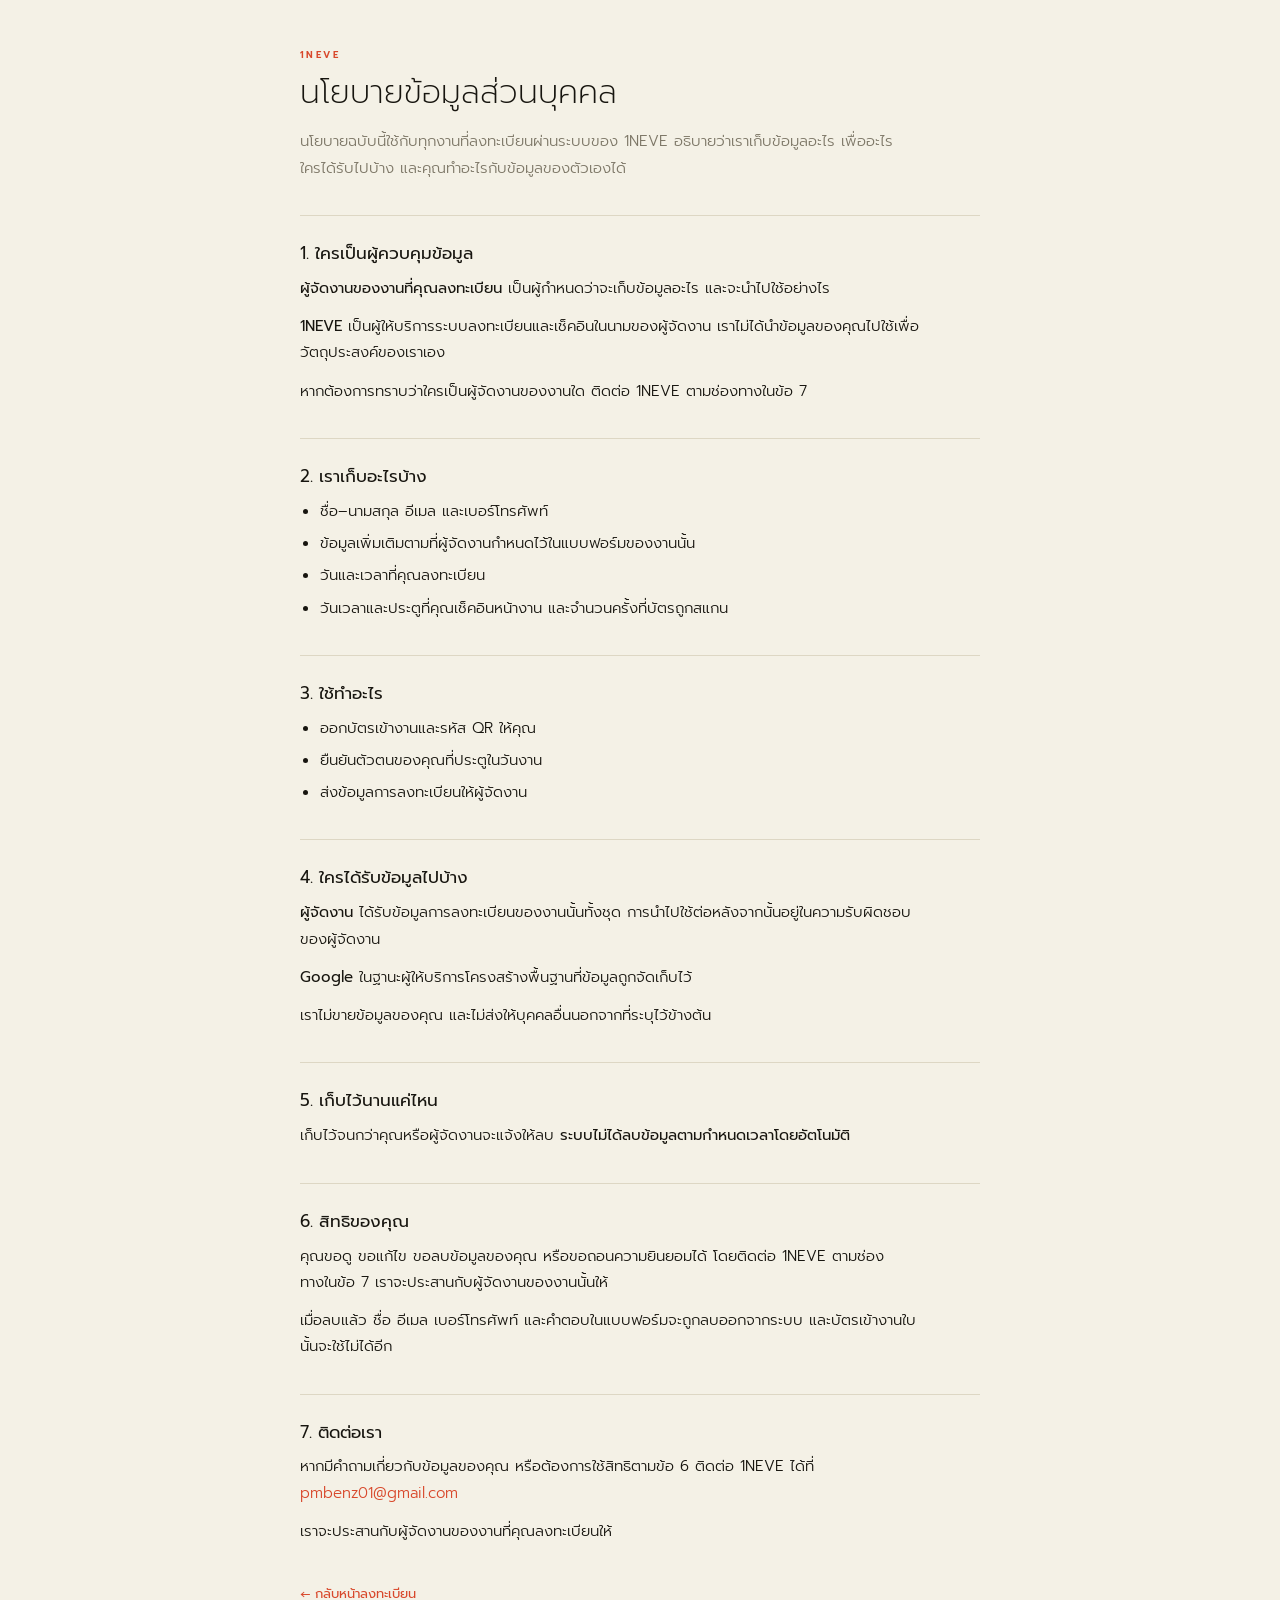
<file: customer/privacy.html>
<!doctype html>
<html lang="th">
<head>
<meta charset="utf-8">
<meta name="viewport" content="width=device-width,initial-scale=1">
<title>นโยบายข้อมูลส่วนบุคคล · 1NEVE</title>
<link rel="preconnect" href="https://fonts.googleapis.com">
<link rel="preconnect" href="https://fonts.gstatic.com" crossorigin>
<link rel="stylesheet" href="https://fonts.googleapis.com/css2?family=Prompt:wght@200;300;400;600&display=swap">
<style>
*{box-sizing:border-box}
body{margin:0;background:#f4f1e6;color:#17150f;
  font:300 15px/1.75 Prompt,system-ui,sans-serif;padding:0 22px}
.wrap{max-width:680px;margin:0 auto;padding-block:48px 72px}
.kicker{font:600 9.5px Prompt,sans-serif;letter-spacing:.26em;color:#d8482b;text-transform:uppercase}
h1{font:200 32px/1.2 Prompt,sans-serif;margin:12px 0 0;text-wrap:balance}
.intro{margin:16px 0 0;color:#7d7767;max-width:60ch}
section{margin-top:34px;padding-top:26px;border-top:1px solid #ddd7c4}
h2{font:400 17px/1.35 Prompt,sans-serif;margin:0 0 10px}
p{margin:0 0 12px;max-width:62ch}
p:last-child{margin-bottom:0}
ul{margin:0 0 12px;padding-left:20px;max-width:62ch}
li{margin-bottom:6px}
b{font-weight:400;color:#17150f}
a{color:#d8482b;text-decoration:none}
a:hover{color:#b13a22}
.back{display:inline-block;margin-top:40px;font:400 13px Prompt,sans-serif}
</style>
</head>
<body>
<div class="wrap">
  <div class="kicker">1NEVE</div>
  <h1>นโยบายข้อมูลส่วนบุคคล</h1>
  <p class="intro">นโยบายฉบับนี้ใช้กับทุกงานที่ลงทะเบียนผ่านระบบของ 1NEVE
    อธิบายว่าเราเก็บข้อมูลอะไร เพื่ออะไร ใครได้รับไปบ้าง และคุณทำอะไรกับข้อมูลของตัวเองได้</p>

  <section>
    <h2>1. ใครเป็นผู้ควบคุมข้อมูล</h2>
    <p><b>ผู้จัดงานของงานที่คุณลงทะเบียน</b> เป็นผู้กำหนดว่าจะเก็บข้อมูลอะไร
      และจะนำไปใช้อย่างไร</p>
    <p><b>1NEVE</b> เป็นผู้ให้บริการระบบลงทะเบียนและเช็คอินในนามของผู้จัดงาน
      เราไม่ได้นำข้อมูลของคุณไปใช้เพื่อวัตถุประสงค์ของเราเอง</p>
    <p>หากต้องการทราบว่าใครเป็นผู้จัดงานของงานใด ติดต่อ 1NEVE ตามช่องทางในข้อ 7</p>
  </section>

  <section>
    <h2>2. เราเก็บอะไรบ้าง</h2>
    <ul>
      <li>ชื่อ–นามสกุล อีเมล และเบอร์โทรศัพท์</li>
      <li>ข้อมูลเพิ่มเติมตามที่ผู้จัดงานกำหนดไว้ในแบบฟอร์มของงานนั้น</li>
      <li>วันและเวลาที่คุณลงทะเบียน</li>
      <li>วันเวลาและประตูที่คุณเช็คอินหน้างาน และจำนวนครั้งที่บัตรถูกสแกน</li>
    </ul>
  </section>

  <section>
    <h2>3. ใช้ทำอะไร</h2>
    <ul>
      <li>ออกบัตรเข้างานและรหัส QR ให้คุณ</li>
      <li>ยืนยันตัวตนของคุณที่ประตูในวันงาน</li>
      <li>ส่งข้อมูลการลงทะเบียนให้ผู้จัดงาน</li>
    </ul>
  </section>

  <section>
    <h2>4. ใครได้รับข้อมูลไปบ้าง</h2>
    <p><b>ผู้จัดงาน</b> ได้รับข้อมูลการลงทะเบียนของงานนั้นทั้งชุด
      การนำไปใช้ต่อหลังจากนั้นอยู่ในความรับผิดชอบของผู้จัดงาน</p>
    <p><b>Google</b> ในฐานะผู้ให้บริการโครงสร้างพื้นฐานที่ข้อมูลถูกจัดเก็บไว้</p>
    <p>เราไม่ขายข้อมูลของคุณ และไม่ส่งให้บุคคลอื่นนอกจากที่ระบุไว้ข้างต้น</p>
  </section>

  <section>
    <h2>5. เก็บไว้นานแค่ไหน</h2>
    <p>เก็บไว้จนกว่าคุณหรือผู้จัดงานจะแจ้งให้ลบ
      <b>ระบบไม่ได้ลบข้อมูลตามกำหนดเวลาโดยอัตโนมัติ</b></p>
  </section>

  <section>
    <h2>6. สิทธิของคุณ</h2>
    <p>คุณขอดู ขอแก้ไข ขอลบข้อมูลของคุณ หรือขอถอนความยินยอมได้
      โดยติดต่อ 1NEVE ตามช่องทางในข้อ 7 เราจะประสานกับผู้จัดงานของงานนั้นให้</p>
    <p>เมื่อลบแล้ว ชื่อ อีเมล เบอร์โทรศัพท์ และคำตอบในแบบฟอร์มจะถูกลบออกจากระบบ
      และบัตรเข้างานใบนั้นจะใช้ไม่ได้อีก</p>
  </section>

  <section>
    <h2>7. ติดต่อเรา</h2>
    <p>หากมีคำถามเกี่ยวกับข้อมูลของคุณ หรือต้องการใช้สิทธิตามข้อ 6
      ติดต่อ 1NEVE ได้ที่ <a href="mailto:pmbenz01@gmail.com">pmbenz01@gmail.com</a></p>
    <p>เราจะประสานกับผู้จัดงานของงานที่คุณลงทะเบียนให้</p>
  </section>

  <a class="back" href="./index.html">← กลับหน้าลงทะเบียน</a>
</div>
</body>
</html>
</file>
<file: customer/styles.css>
*{box-sizing:border-box}
html,body{margin:0}
body{background:#f4f1e6;color:#17150f;font-family:Prompt,system-ui,sans-serif;-webkit-font-smoothing:antialiased}
a{color:#d8482b;text-decoration:none}
a:hover{color:#b13a22}
input,button{font-family:inherit;color:inherit;font-size:16px}
input::placeholder{color:#a9a290}

@keyframes stepIn{from{opacity:0;transform:translateX(14px)}to{opacity:1;transform:none}}
@keyframes rise{from{opacity:0;transform:translateY(12px)}to{opacity:1;transform:none}}
@keyframes spin{to{transform:rotate(360deg)}}

.screen{min-height:100vh;display:flex;justify-content:center;background:#f4f1e6}
.screen-inner{width:100%;max-width:440px;display:flex;flex-direction:column;padding:0 0 30px}

/* -- shared: language toggle -- */
.lang-toggle{display:flex;gap:2px}
.lang-btn{padding:3px 7px;font:600 9.5px Prompt,sans-serif;cursor:pointer}
.lang-btn.is-active{background:#17150f;color:#f4f1e6}
.lang-btn:not(.is-active){background:transparent;color:#8a8474}
.pass-inner .lang-btn.is-active{background:#17150f;color:#f4f1e6}
.pass-inner .lang-btn:not(.is-active){background:transparent;color:#8a8474}

/* -- shared: the surface an event with no banner gets (ADR 0024, variant C) -- */
.brand-surface{position:absolute;inset:0;overflow:hidden;
  background:linear-gradient(148deg,#d8482b 0%,#8e3524 34%,#17150f 82%)}
.brand-surface .bs-ghost{position:absolute;top:14%;right:-7%;
  font:600 clamp(72px,26vw,140px)/1 Prompt,sans-serif;letter-spacing:-.05em;
  color:rgba(244,241,230,.085);pointer-events:none}
.brand-surface .bs-mark{position:absolute;top:44%;left:22px;
  font:600 10px/1 Prompt,sans-serif;letter-spacing:.3em;color:rgba(244,241,230,.72)}
.brand-surface .bs-hair{position:absolute;top:calc(44% + 22px);left:22px;
  width:44px;height:1px;background:rgba(244,241,230,.5)}
.hero-media .brand-surface{transition:none}
.ask-banner-img{position:absolute;inset:0;width:100%;height:100%;object-fit:cover}

/* -- pick screen (event picker / scroll-reveal hero list) -- */
.pick-topbar{display:flex;align-items:center;justify-content:space-between;padding:22px 26px 0}
.brandmark{font:600 11px Prompt,sans-serif;letter-spacing:.16em}
.pick-heading{padding:26px 26px 0}
.pick-title{font:600 34px/1.05 Prompt,sans-serif;letter-spacing:-.03em;text-wrap:pretty}
.pick-sub{font:400 13px/1.6 Prompt,sans-serif;color:#7d7767;margin-top:11px;max-width:24em}

/* The picker breaks out of the shared centred column: each event owns a tall
   stage, and the stage's frame is held to the viewport while that stage's
   scroll length passes. Everything the reader sees lives inside the frame, so
   the page background can never appear underneath the banner. */
.screen.is-pick{display:block}
.is-pick .pick-topbar{position:sticky;top:0;z-index:30;max-width:440px;margin:0 auto}

.hero-stage{position:relative;height:260vh}
.hero-frame{position:sticky;top:0;height:100vh}

/* width/height/left/top are driven per frame from app.js — the values here are
   only the resting state, so the first paint is right before script runs */
.hero-media{position:absolute;overflow:hidden;background:#e8e4d6;
  box-shadow:0 18px 40px rgba(23,21,15,.22)}
.hero-img{position:absolute;inset:0;width:100%;height:100%;object-fit:cover;transform:scale(1.35)}
.hero-media-scrim{position:absolute;inset:0;pointer-events:none;
  background:linear-gradient(to top,rgba(19,17,12,.88) 0%,rgba(19,17,12,.34) 38%,rgba(19,17,12,0) 100%)}
.hero-media-badge{position:absolute;top:14px;right:14px;padding:4px 11px;border-radius:99px;
  font:600 8.5px Prompt,sans-serif;letter-spacing:.1em;pointer-events:none;white-space:nowrap}

/* the brandmark ends up white over a photo whose top is often light, so it
   gets its own shade rather than relying on the image being dark there */
.hero-topshade{position:absolute;top:0;left:0;right:0;height:120px;z-index:15;opacity:0;
  pointer-events:none;background:linear-gradient(to bottom,rgba(19,17,12,.55),rgba(19,17,12,0))}

/* the copy travels as one block so nothing inside it drifts out of step */
.hero-content{position:absolute;left:0;right:0;z-index:20;
  padding:0 26px;max-width:440px;margin:0 auto;display:flex;flex-direction:column}
.hero-kicker{font:600 9px Prompt,sans-serif;letter-spacing:.16em;color:#d8482b}
.hero-name{font:600 26px/1.1 Prompt,sans-serif;letter-spacing:-.02em;margin-top:4px;text-wrap:balance}
.hero-place{font:400 12.5px Prompt,sans-serif;margin-top:2px}
.hero-content .pick-facts{margin-top:16px}
.hero-content .cta{margin-top:18px}
.hero-content .lookup-link-row{margin-top:16px}

.pick-facts{display:flex;flex-direction:column;gap:8px}
.pick-fact{display:flex;justify-content:space-between;font:400 12.5px Prompt,sans-serif;border-bottom:1px solid #ddd7c4;padding-bottom:8px}
.pick-fact .k{color:#7d7767}

.cta{border-radius:99px;text-align:center;padding:17px 0;font:600 14px Prompt,sans-serif;cursor:pointer}
.cta.is-open{background:#d8482b;color:#fff}
.cta.is-closed{background:#ded8c6;color:#57533f}

.lookup-link-row{text-align:center;font:400 11.5px Prompt,sans-serif;color:#7d7767;cursor:pointer}
.lookup-link-row:hover{color:#d8482b}
.lookup-link-row .accent{color:#d8482b;font-weight:500}

/* -- ask screen (5-step form) -- */
.ask-banner{position:relative;width:100%;aspect-ratio:16/6;background:#e8e4d6;overflow:hidden}
.ask-banner-scrim{position:absolute;inset:0;background:linear-gradient(to top,rgba(19,17,12,.9) 0%,rgba(19,17,12,.32) 55%,rgba(19,17,12,.05) 100%);pointer-events:none}
.ask-banner-info{position:absolute;left:0;right:0;bottom:0;padding:14px 26px;pointer-events:none;display:flex;flex-direction:column;gap:3px}
.ask-banner-meta{font:600 9px Prompt,sans-serif;letter-spacing:.18em;color:rgba(255,255,255,.84);white-space:nowrap}
.ask-banner-name{font:600 19px/1.15 Prompt,sans-serif;letter-spacing:-.025em;color:#fff}

.ask-topbar{display:flex;align-items:center;justify-content:space-between;padding:16px 26px 0;gap:12px}
.change-event{font:500 10.5px Prompt,sans-serif;color:#7d7767;cursor:pointer;white-space:nowrap}
.change-event:hover{color:#d8482b}
.ask-topbar-right{display:flex;align-items:center;gap:12px;flex:none}
.ticks{display:flex;gap:5px;align-items:center}
.tick{width:15px;height:2px;background:#c9c3b0}
.tick.is-done{background:#17150f}

.ask-body{flex:1;display:flex;flex-direction:column;gap:26px;padding:28px 26px 0}
.ask-head .ask-eyebrow{font:600 9px Prompt,sans-serif;letter-spacing:.16em;color:#d8482b}
.ask-title{font:600 30px/1.08 Prompt,sans-serif;letter-spacing:-.028em;margin-top:7px;text-wrap:balance}
.ask-sub{font:400 12.5px/1.55 Prompt,sans-serif;color:#7d7767;margin-top:9px;max-width:26em}

.ask-fields{display:flex;flex-direction:column;gap:20px}
/* a section marker, not decoration: what follows was written by the event's
   organiser rather than asked by the site */
.ask-divider{font:600 8.5px Prompt,sans-serif;letter-spacing:.14em;color:#7d7767;
  display:flex;align-items:center;gap:9px;margin-top:6px}
.ask-divider::after{content:"";flex:1;height:1px;background:#ddd7c4}

.ff-label{display:block;font:500 11px Prompt,sans-serif;letter-spacing:.04em;color:#7d7767}
.ff-req{color:#d8482b}
.ff-line{border-bottom:2px solid #c9c3b0;padding-bottom:8px;margin-top:7px}
.ff-line:focus-within{border-bottom-color:#17150f}
.ff-input{width:100%;background:transparent;border:0;outline:none;padding:0;
  font:400 18px Prompt,sans-serif;color:#17150f}
.ff-input::placeholder{color:#a9a290;font-weight:300}
.ff-msg{font:400 11.5px Prompt,sans-serif;color:#c1391f;min-height:16px;margin-top:5px}
.ff.is-bad .ff-line{border-bottom-color:#c1391f}
.ff .chips{margin-top:2px}

.chips{display:flex;flex-wrap:wrap;gap:7px}
.chip{border:1px solid #c9c3b0;padding:7px 13px;font:400 12px Prompt,sans-serif;color:#5d5748;cursor:pointer}
.chip:hover{border-color:#17150f;color:#17150f}

.ask-actions{display:flex;align-items:center;gap:13px;padding:0 26px}
.back-btn{width:52px;height:52px;border:1px solid #c9c3b0;display:grid;place-items:center;font:400 19px Prompt,sans-serif;color:#7d7767;cursor:pointer;flex:none}
.back-btn:hover{border-color:#17150f;color:#17150f}
.next-btn{flex:1;border-radius:99px;background:#d8482b;color:#fff;text-align:center;padding:17px 0;font:600 14px Prompt,sans-serif;cursor:pointer}
.next-btn:hover{background:#c03d22}

.already-row{text-align:center;font:400 11.5px Prompt,sans-serif;color:#7d7767;padding:14px 26px 0}
.already-row .accent{color:#d8482b;font-weight:500;cursor:pointer}

/* -- sending screen -- */
.sending-screen{min-height:100vh;display:flex;flex-direction:column;align-items:center;justify-content:center;gap:22px;background:#f4f1e6}
.spinner{width:34px;height:34px;border:2px solid #dcd6c4;border-top-color:#d8482b;border-radius:99px;animation:spin 1s linear infinite}
.sending-text{font:400 13px Prompt,sans-serif;color:#7d7767}

/* -- lookup screen -- */
.lookup-screen{min-height:100vh;display:flex;justify-content:center;background:#f4f1e6}
.lookup-inner{width:100%;max-width:440px;padding:26px 26px 30px;display:flex;flex-direction:column;gap:24px;animation:rise .35s ease;min-height:100vh}
.lookup-body{flex:1;display:flex;flex-direction:column;justify-content:center;gap:20px}
.lookup-title{font:600 38px/1.05 Prompt,sans-serif;letter-spacing:-.03em;text-wrap:pretty}
.lookup-sub{font:400 13px/1.6 Prompt,sans-serif;color:#7d7767}
.lookup-underline{border-bottom:2px solid #17150f;padding-bottom:9px}
.lookup-input{width:100%;background:transparent;border:0;outline:none;font:400 20px Prompt,sans-serif}
.lookup-error{font:400 12px Prompt,sans-serif;color:#c1391f;min-height:17px}
.lookup-actions{display:flex;align-items:center;gap:13px}
.lookup-submit{flex:1;border-radius:99px;background:#17150f;color:#f4f1e6;text-align:center;padding:17px 0;font:600 14px Prompt,sans-serif;cursor:pointer}

/* -- pass screen (QR badge) -- */
/* Cream, like every screen before it, so the pass belongs to the form that
   produced it (ADR 0033). The vermilion field this replaces was the app saying
   "done" without words; the 34px title carries that beat instead. */
.pass-screen{min-height:100vh;display:flex;justify-content:center;background:#f4f1e6;color:#17150f}
.pass-inner{width:100%;max-width:440px;padding:22px 26px 28px;display:flex;flex-direction:column;gap:17px;animation:rise .4s ease}
.pass-topbar{display:flex;justify-content:space-between;align-items:center}
.pass-brandmark{font:600 11px Prompt,sans-serif;letter-spacing:.16em;color:#d8482b}
.done-title{font:600 34px/1 Prompt,sans-serif;letter-spacing:-.035em}
.pass-note{font:400 12.5px/1.6 Prompt,sans-serif;margin-top:8px;color:#7d7767;max-width:26em}

.badge-card{background:#fff5ef;color:#17150f;padding:18px;display:flex;flex-direction:column;gap:13px;
  box-shadow:0 1px 0 #e3ddcb,0 12px 30px rgba(23,21,15,.07)}
.badge-top{display:flex;justify-content:space-between;align-items:flex-start;gap:14px}
.badge-kicker{font:500 9.5px Prompt,sans-serif;letter-spacing:.18em;color:#8a8474}
.badge-name{font:600 22px/1.15 Prompt,sans-serif;margin-top:5px;letter-spacing:-.02em}
.badge-org{font:400 12px Prompt,sans-serif;color:#7d7767;margin-top:4px}
.badge-type{writing-mode:vertical-rl;font:600 11px Prompt,sans-serif;letter-spacing:.2em;color:#d8482b;white-space:nowrap}
/* Capped so the whole pass clears a phone viewport. A QR only has to be
   big enough for a second phone held about 30cm away; past that the extra
   pixels only push the save button below the fold. */
.badge-qr{width:100%;max-width:250px;margin:0 auto;aspect-ratio:1;color:#17150f}
.badge-bottom{display:flex;justify-content:space-between;align-items:center;border-top:1px solid #e8e2d0;padding-top:12px;gap:10px}
.badge-code{font:600 14px Prompt,sans-serif;letter-spacing:.1em;white-space:nowrap}
.badge-date{font:500 10px Prompt,sans-serif;color:#6f6a5a;white-space:nowrap}

/* Was four label/value rows. Same four facts, two lines, ~90px less height —
   which is most of what kept the บันทึกรูป button below the fold. */
.pass-facts{font:400 12.5px/1.75 Prompt,sans-serif;color:#7d7767}
.pass-facts b{font-weight:500;color:#17150f}

.pass-buttons{display:flex;gap:9px}
.save-btn{flex:1;border:1.5px solid #d8482b;background:transparent;color:#d8482b;text-align:center;padding:13px 0;font:600 12.5px Prompt,sans-serif;cursor:pointer}
.save-btn:hover{background:#d8482b;color:#fff5ef}

.new-reg{text-align:center;font:500 12px Prompt,sans-serif;color:#7d7767;cursor:pointer;padding:6px 0 0;text-decoration:underline;text-underline-offset:3px}

/* -- toast -- */
.toast{position:fixed;left:50%;bottom:24px;transform:translateX(-50%);background:#17150f;color:#f4f1e6;padding:12px 20px;font:500 11.5px Prompt,sans-serif;white-space:nowrap;box-shadow:0 12px 30px rgba(23,21,15,.35);z-index:20}

/* -- consent -- */
.consent-row{display:flex;gap:11px;align-items:flex-start;padding:0 26px;margin-top:18px;
  font:300 13px/1.5 Prompt,sans-serif;cursor:pointer}
.consent-box{-webkit-appearance:none;appearance:none;flex:0 0 auto;width:19px;height:19px;margin:0;
  border:1px solid #bdb6a1;background:#fff;cursor:pointer;position:relative}
.consent-box:checked{background:#d8482b;border-color:#d8482b}
.consent-box:checked::after{content:"";position:absolute;left:6px;top:2px;
  width:5px;height:10px;border:solid #fff;border-width:0 2px 2px 0;transform:rotate(45deg)}
.consent-box:focus-visible{outline:2px solid #d8482b;outline-offset:2px}
.next-btn.is-disabled{opacity:.42;pointer-events:none;cursor:default}
</file>
